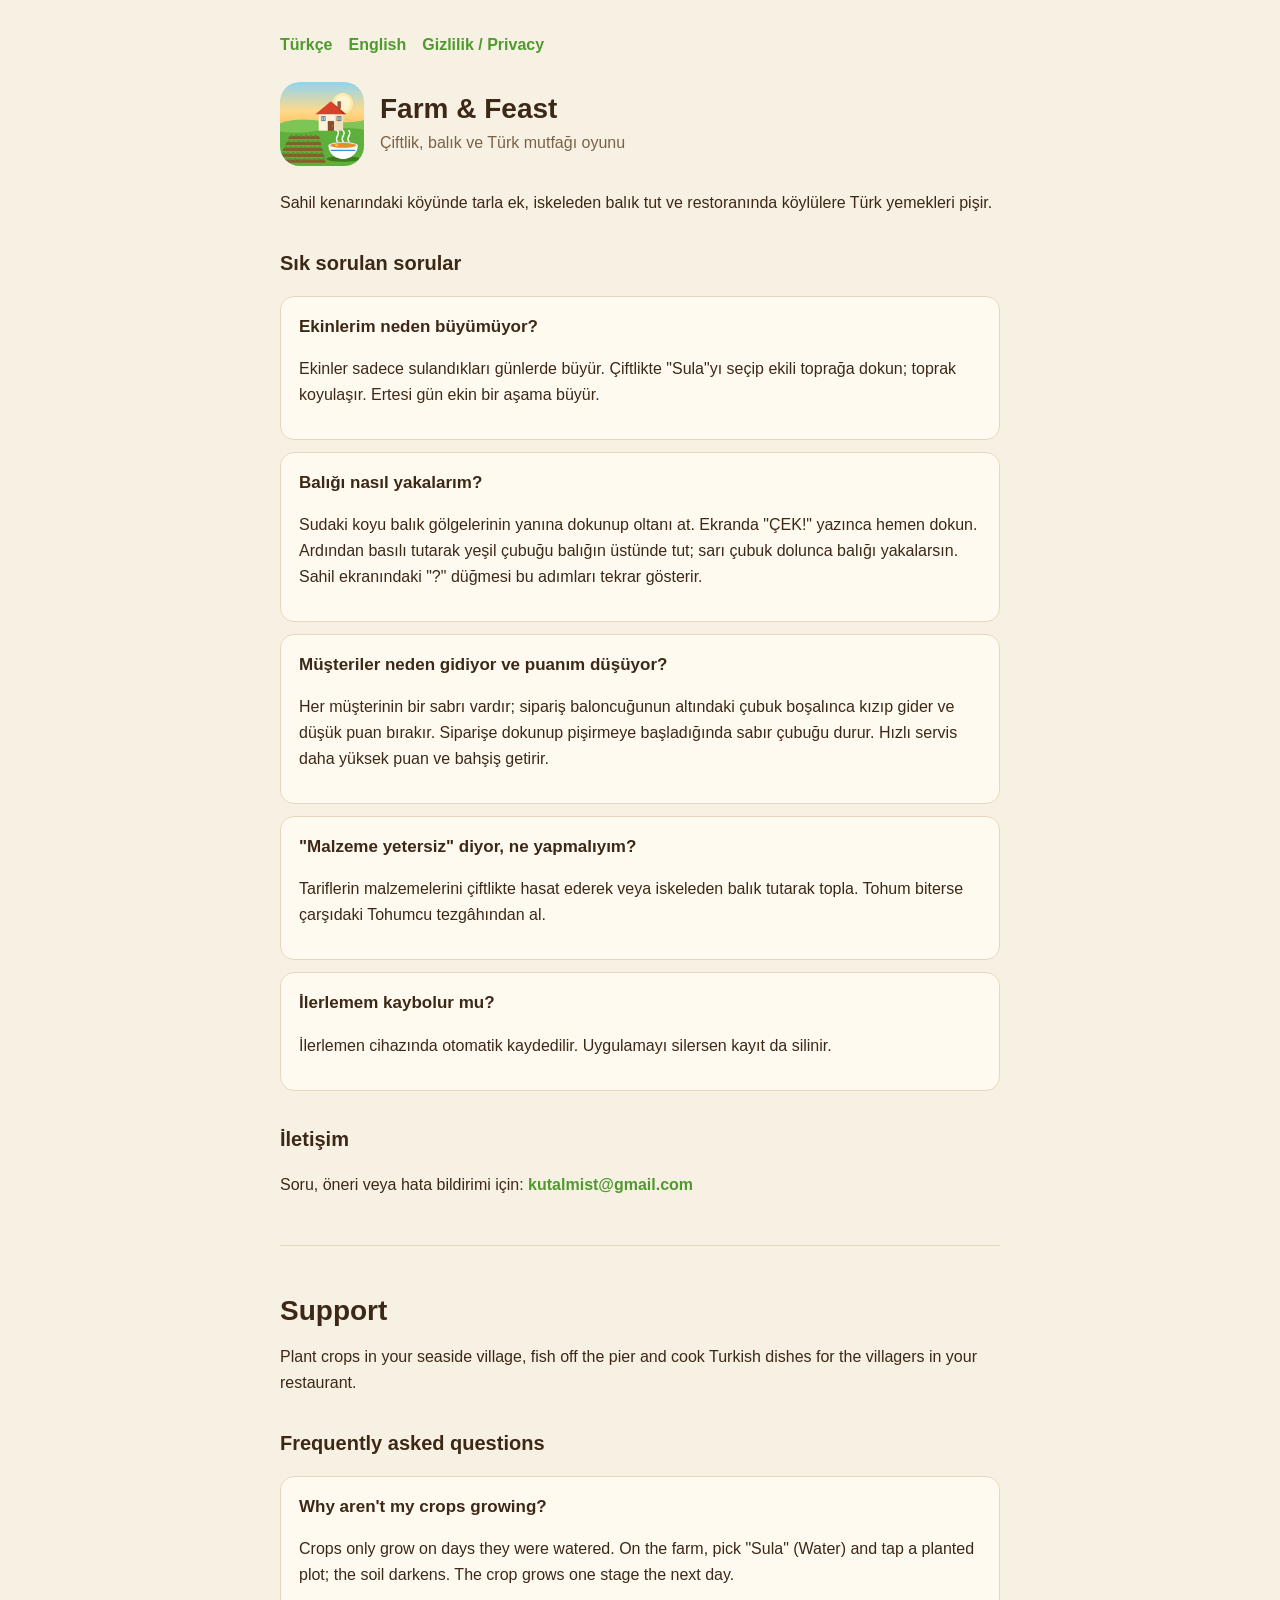
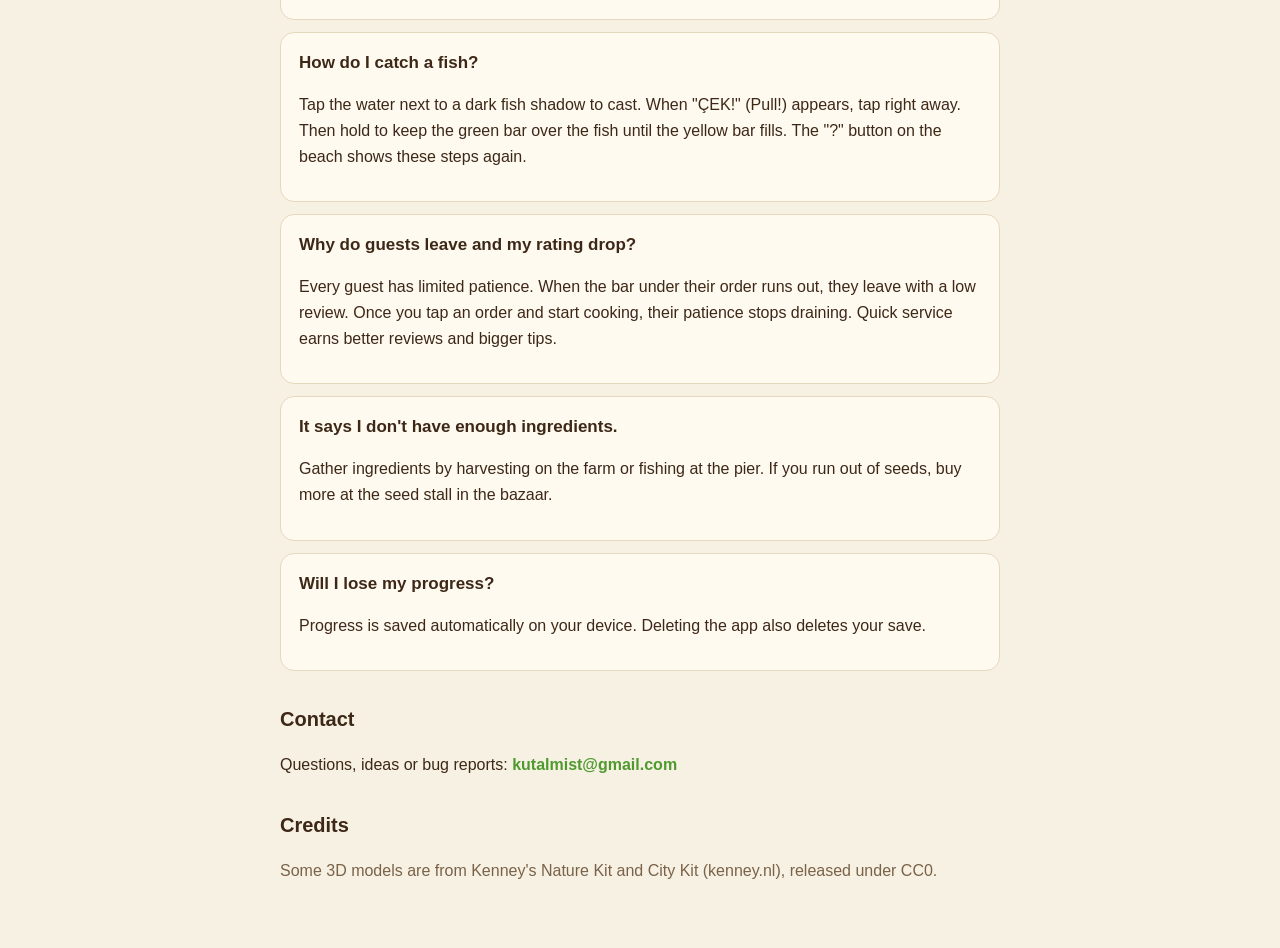
<file: index.html>
<!doctype html>
<html lang="tr">
<head>
  <meta charset="utf-8">
  <meta name="viewport" content="width=device-width, initial-scale=1">
  <title>Farm &amp; Feast – Destek</title>
  <link rel="stylesheet" href="style.css">
</head>
<body>
<main>
  <nav><a href="#tr">Türkçe</a><a href="#en">English</a><a href="privacy.html">Gizlilik / Privacy</a></nav>
  <header>
    <img src="icon.png" alt="">
    <div>
      <h1>Farm &amp; Feast</h1>
      <p class="muted">Çiftlik, balık ve Türk mutfağı oyunu</p>
    </div>
  </header>

  <section id="tr">
    <p>Sahil kenarındaki köyünde tarla ek, iskeleden balık tut ve restoranında köylülere Türk yemekleri pişir.</p>

    <h2>Sık sorulan sorular</h2>
    <div class="card">
      <h3>Ekinlerim neden büyümüyor?</h3>
      <p>Ekinler sadece sulandıkları günlerde büyür. Çiftlikte "Sula"yı seçip ekili toprağa dokun; toprak koyulaşır. Ertesi gün ekin bir aşama büyür.</p>
    </div>
    <div class="card">
      <h3>Balığı nasıl yakalarım?</h3>
      <p>Sudaki koyu balık gölgelerinin yanına dokunup oltanı at. Ekranda "ÇEK!" yazınca hemen dokun. Ardından basılı tutarak yeşil çubuğu balığın üstünde tut; sarı çubuk dolunca balığı yakalarsın. Sahil ekranındaki "?" düğmesi bu adımları tekrar gösterir.</p>
    </div>
    <div class="card">
      <h3>Müşteriler neden gidiyor ve puanım düşüyor?</h3>
      <p>Her müşterinin bir sabrı vardır; sipariş baloncuğunun altındaki çubuk boşalınca kızıp gider ve düşük puan bırakır. Siparişe dokunup pişirmeye başladığında sabır çubuğu durur. Hızlı servis daha yüksek puan ve bahşiş getirir.</p>
    </div>
    <div class="card">
      <h3>"Malzeme yetersiz" diyor, ne yapmalıyım?</h3>
      <p>Tariflerin malzemelerini çiftlikte hasat ederek veya iskeleden balık tutarak topla. Tohum biterse çarşıdaki Tohumcu tezgâhından al.</p>
    </div>
    <div class="card">
      <h3>İlerlemem kaybolur mu?</h3>
      <p>İlerlemen cihazında otomatik kaydedilir. Uygulamayı silersen kayıt da silinir.</p>
    </div>

    <h2>İletişim</h2>
    <p>Soru, öneri veya hata bildirimi için: <a href="mailto:kutalmist@gmail.com">kutalmist@gmail.com</a></p>
  </section>

  <hr>

  <section id="en" lang="en">
    <h1>Support</h1>
    <p>Plant crops in your seaside village, fish off the pier and cook Turkish dishes for the villagers in your restaurant.</p>

    <h2>Frequently asked questions</h2>
    <div class="card">
      <h3>Why aren't my crops growing?</h3>
      <p>Crops only grow on days they were watered. On the farm, pick "Sula" (Water) and tap a planted plot; the soil darkens. The crop grows one stage the next day.</p>
    </div>
    <div class="card">
      <h3>How do I catch a fish?</h3>
      <p>Tap the water next to a dark fish shadow to cast. When "ÇEK!" (Pull!) appears, tap right away. Then hold to keep the green bar over the fish until the yellow bar fills. The "?" button on the beach shows these steps again.</p>
    </div>
    <div class="card">
      <h3>Why do guests leave and my rating drop?</h3>
      <p>Every guest has limited patience. When the bar under their order runs out, they leave with a low review. Once you tap an order and start cooking, their patience stops draining. Quick service earns better reviews and bigger tips.</p>
    </div>
    <div class="card">
      <h3>It says I don't have enough ingredients.</h3>
      <p>Gather ingredients by harvesting on the farm or fishing at the pier. If you run out of seeds, buy more at the seed stall in the bazaar.</p>
    </div>
    <div class="card">
      <h3>Will I lose my progress?</h3>
      <p>Progress is saved automatically on your device. Deleting the app also deletes your save.</p>
    </div>

    <h2>Contact</h2>
    <p>Questions, ideas or bug reports: <a href="mailto:kutalmist@gmail.com">kutalmist@gmail.com</a></p>

    <h2>Credits</h2>
    <p class="muted">Some 3D models are from Kenney's Nature Kit and City Kit (kenney.nl), released under CC0.</p>
  </section>
</main>
</body>
</html>
</file>
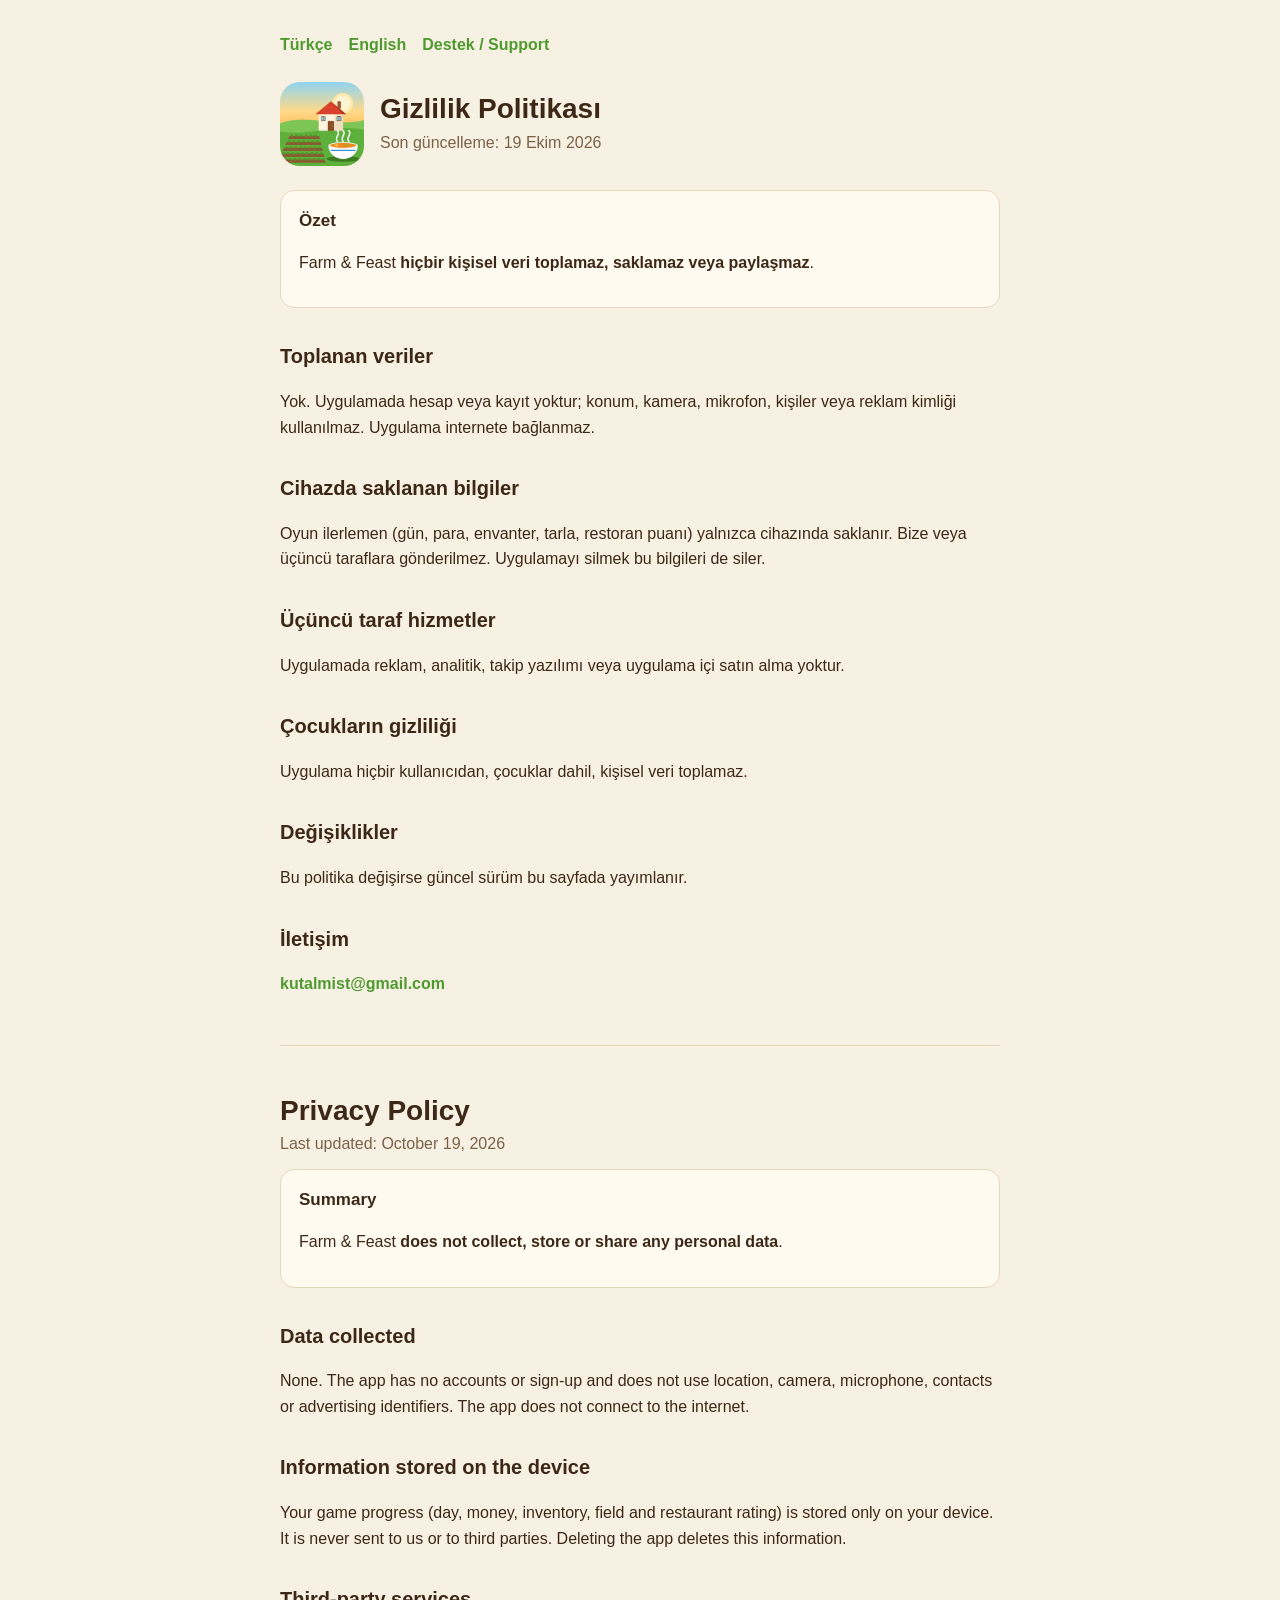
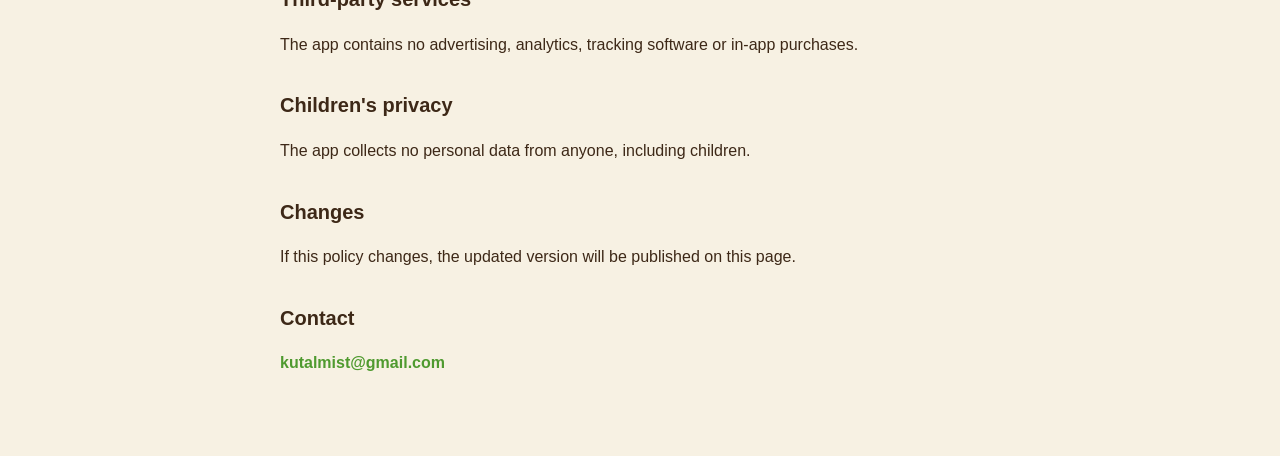
<file: privacy.html>
<!doctype html>
<html lang="tr">
<head>
  <meta charset="utf-8">
  <meta name="viewport" content="width=device-width, initial-scale=1">
  <title>Farm &amp; Feast – Gizlilik</title>
  <link rel="stylesheet" href="style.css">
</head>
<body>
<main>
  <nav><a href="#tr">Türkçe</a><a href="#en">English</a><a href="index.html">Destek / Support</a></nav>
  <header>
    <img src="icon.png" alt="">
    <div>
      <h1>Gizlilik Politikası</h1>
      <p class="muted">Son güncelleme: 19 Ekim 2026</p>
    </div>
  </header>

  <section id="tr">
    <div class="card">
      <h3>Özet</h3>
      <p>Farm &amp; Feast <strong>hiçbir kişisel veri toplamaz, saklamaz veya paylaşmaz</strong>.</p>
    </div>
    <h2>Toplanan veriler</h2>
    <p>Yok. Uygulamada hesap veya kayıt yoktur; konum, kamera, mikrofon, kişiler veya reklam kimliği kullanılmaz. Uygulama internete bağlanmaz.</p>
    <h2>Cihazda saklanan bilgiler</h2>
    <p>Oyun ilerlemen (gün, para, envanter, tarla, restoran puanı) yalnızca cihazında saklanır. Bize veya üçüncü taraflara gönderilmez. Uygulamayı silmek bu bilgileri de siler.</p>
    <h2>Üçüncü taraf hizmetler</h2>
    <p>Uygulamada reklam, analitik, takip yazılımı veya uygulama içi satın alma yoktur.</p>
    <h2>Çocukların gizliliği</h2>
    <p>Uygulama hiçbir kullanıcıdan, çocuklar dahil, kişisel veri toplamaz.</p>
    <h2>Değişiklikler</h2>
    <p>Bu politika değişirse güncel sürüm bu sayfada yayımlanır.</p>
    <h2>İletişim</h2>
    <p><a href="mailto:kutalmist@gmail.com">kutalmist@gmail.com</a></p>
  </section>

  <hr>

  <section id="en" lang="en">
    <h1>Privacy Policy</h1>
    <p class="muted">Last updated: October 19, 2026</p>
    <div class="card">
      <h3>Summary</h3>
      <p>Farm &amp; Feast <strong>does not collect, store or share any personal data</strong>.</p>
    </div>
    <h2>Data collected</h2>
    <p>None. The app has no accounts or sign-up and does not use location, camera, microphone, contacts or advertising identifiers. The app does not connect to the internet.</p>
    <h2>Information stored on the device</h2>
    <p>Your game progress (day, money, inventory, field and restaurant rating) is stored only on your device. It is never sent to us or to third parties. Deleting the app deletes this information.</p>
    <h2>Third-party services</h2>
    <p>The app contains no advertising, analytics, tracking software or in-app purchases.</p>
    <h2>Children's privacy</h2>
    <p>The app collects no personal data from anyone, including children.</p>
    <h2>Changes</h2>
    <p>If this policy changes, the updated version will be published on this page.</p>
    <h2>Contact</h2>
    <p><a href="mailto:kutalmist@gmail.com">kutalmist@gmail.com</a></p>
  </section>
</main>
</body>
</html>
</file>
<file: style.css>
:root { --bg:#f7f1e3; --card:#fffaf0; --ink:#3d2817; --muted:#7a6248; --accent:#4f9a2f; --line:#e6d8bd; }
@media (prefers-color-scheme: dark) {
  :root { --bg:#1d1812; --card:#28211a; --ink:#f3e8d6; --muted:#bba98e; --accent:#8fd16a; --line:#3d3226; }
}
* { box-sizing: border-box; }
body { margin:0; background:var(--bg); color:var(--ink); font:16px/1.6 -apple-system, BlinkMacSystemFont, "Segoe UI", sans-serif; }
main { max-width:760px; margin:0 auto; padding:32px 20px 64px; }
nav { display:flex; gap:16px; flex-wrap:wrap; margin-bottom:24px; }
nav a, a { color:var(--accent); font-weight:600; text-decoration:none; }
a:hover { text-decoration:underline; }
header { display:flex; gap:16px; align-items:center; margin-bottom:24px; }
header img { width:84px; height:84px; border-radius:20px; }
h1 { margin:0; font-size:28px; line-height:1.2; }
h2 { margin-top:32px; font-size:20px; }
h3 { margin:0 0 6px; font-size:17px; }
.muted { color:var(--muted); margin:4px 0 0; }
.card { background:var(--card); border:1px solid var(--line); border-radius:14px; padding:16px 18px; margin:12px 0; }
hr { border:0; border-top:1px solid var(--line); margin:48px 0; }
</file>
